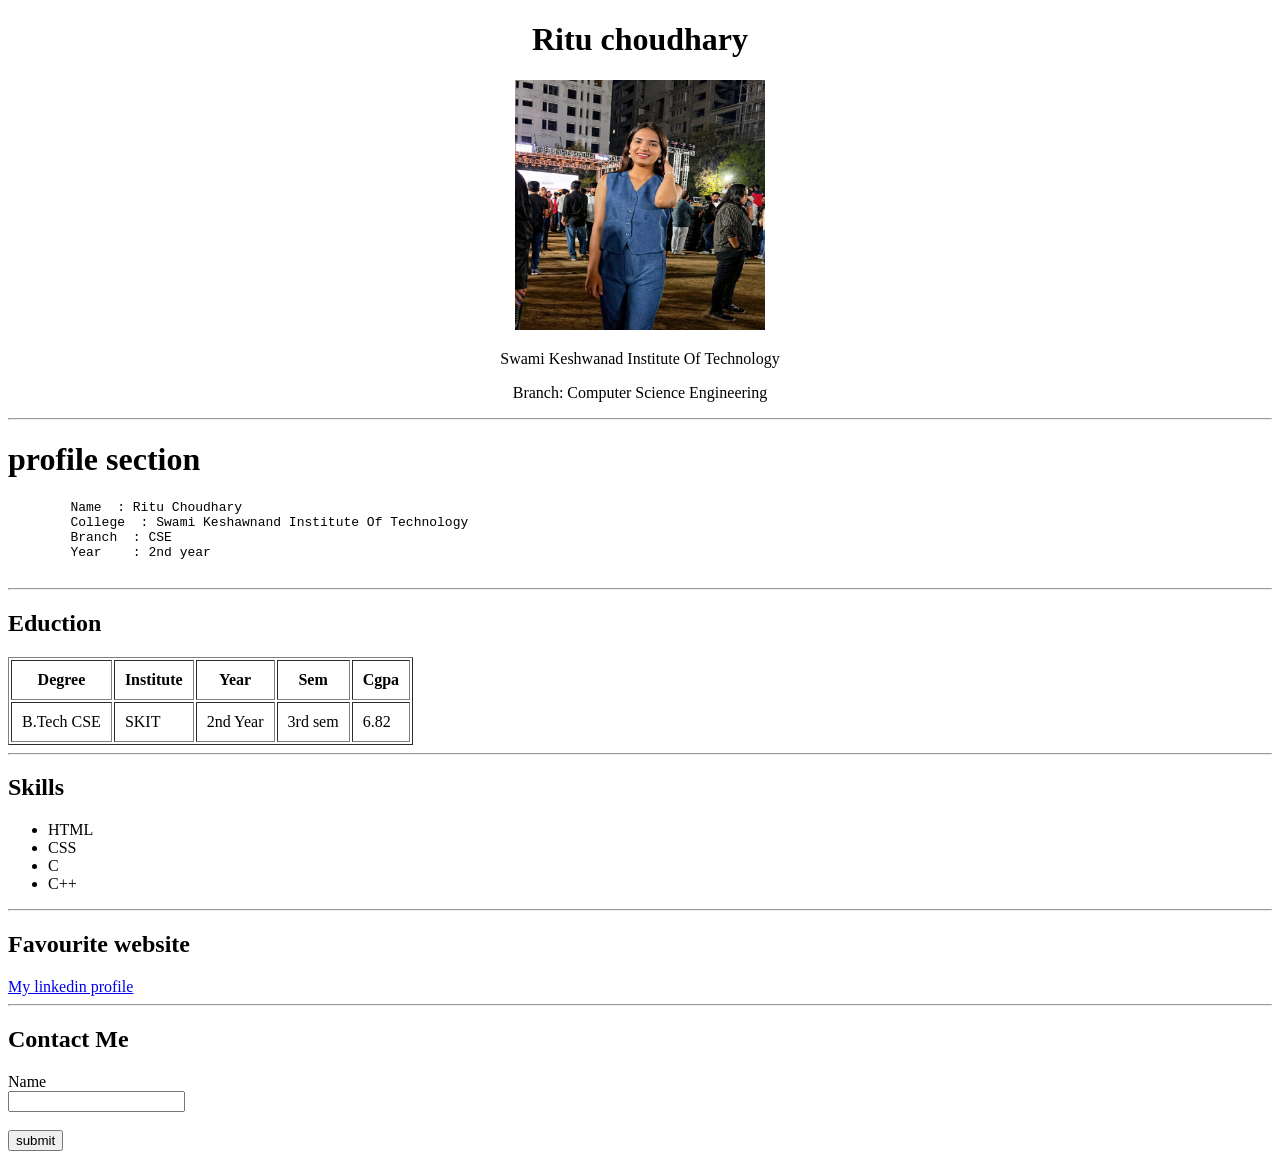
<file: 25ESKCS287/Day 1/index.html>
<!DOCTYPE html>
<html lang="en">
<head>
    <meta charset="UTF-8">
    <meta name="viewport" content="width=device-width, initial-scale=1.0">
    <title> Ritu portfolio</title>
</head>
<body>
    <center>
       <h1>Ritu choudhary</h1>
       <img src="ritu pic.jpeg" height="250" width="250">
       <p>Swami Keshwanad Institute Of Technology</p>
       <p>
        Branch: Computer Science Engineering
       </p>
    </center>
    <hr>
    <h1>profile section</h1>
    <pre>
        Name  : Ritu Choudhary
        College  : Swami Keshawnand Institute Of Technology
        Branch  : CSE
        Year    : 2nd year
    </pre>
    <hr>
    <h2>Eduction</h2>
    <table border="1" cellpadding="10">
        <tr>
            <th>Degree</th>
            <th>Institute</th>
            <th>Year</th>
            <th>Sem</th>
            <th>Cgpa</th>
        </tr>
        <tr>
            <td>B.Tech CSE</td>
            <td>SKIT</td>
            <td>2nd Year</td>
            <td>3rd sem</td>
            <td>6.82</td>
        </tr>
    </table>
    <hr>
    <h2>Skills</h2>
    <ul>
        <li>HTML</li>
        <li>CSS</li>
        <li>C</li>
        <li>C++</li>
    </ul>
    <hr>
    <h2>Favourite website</h2>
    <a href="https://www.linkedin.com/in/ritu-choudhary-23a69a407?utm_source=share_via&utm_content=profile&utm_medium=member_android">
        My linkedin profile
    </a>
    <hr>
    <h2>Contact Me</h2>
    <label for="name">Name</lable>
        <br>
               <input type="text" id="name" name="email"><br><br>
        <input type="submit" value="submit">
</body>
</html>
</file>
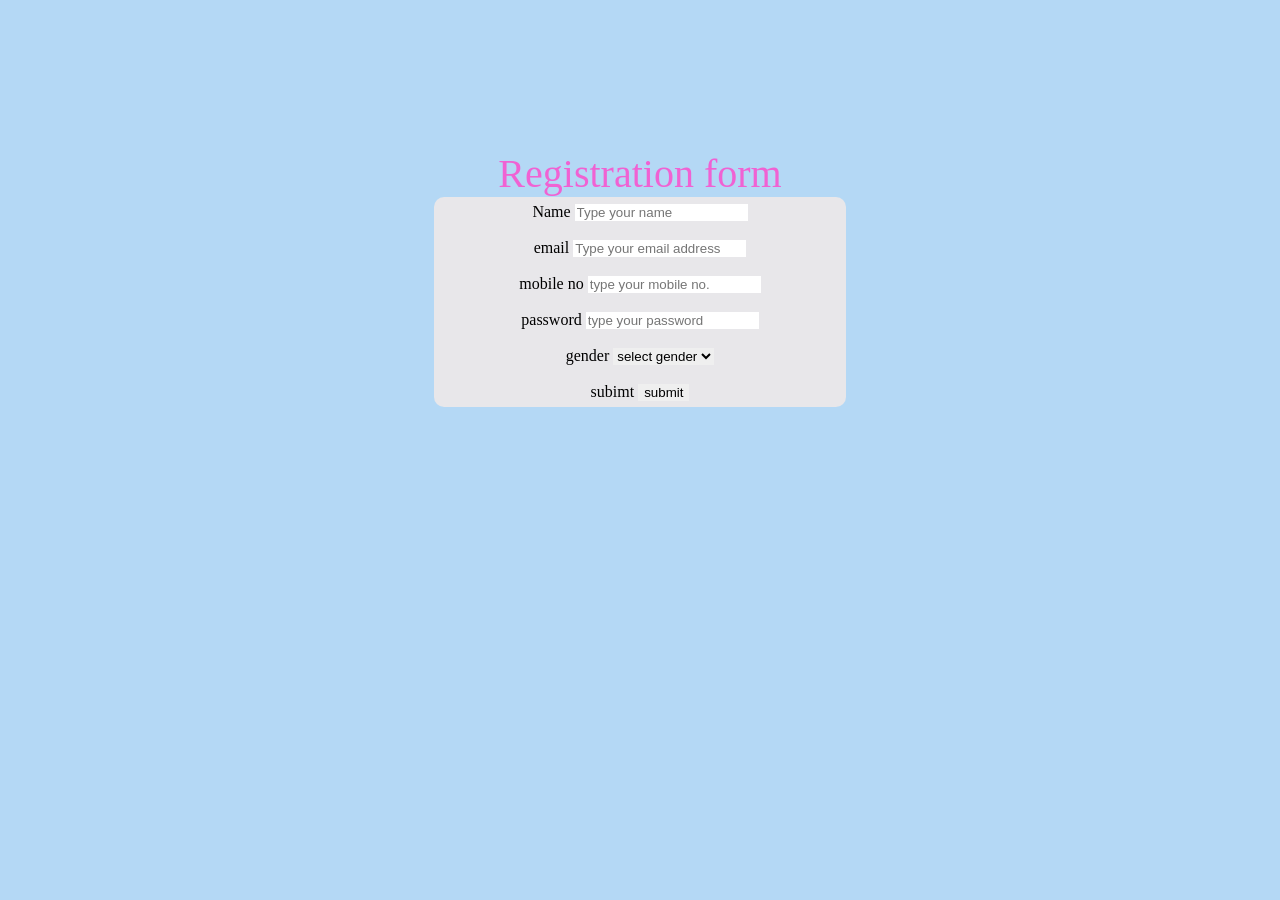
<file: 25ESKCS287/Day 2/index.html>
<!DOCTYPE html>
<html lang="en">
<head>
    <meta charset="UTF-8">
    <meta name="viewport"
     content="width= , initial-scale=1.0">
    <title>ritu choudhary</title>
    <link href="style.css" rel="stylesheet">
</head>
    <body>
    <center>
        <h1>Registration form</h1>

   <div id="form">
        <form>
            <lable for="name">Name</lable>
            <input type="name"placeholder="Type your name">
            <br><br>
            <label for="email">email</label>
            <input type="name" placeholder="Type your email address">
            <br><br>
            <label for="Mobile no.">mobile no</label>
            <input type="mobile no."placeholder="type your mobile no.">
            <br><br>
            <label for="password">password</label>
            <input type="password"placeholder="type your password">
            <br><br>
            <lable for="gender">gender</lable>
            <select id="gender" name="gender">
                <option value="">select gender</option>
                 <option value="male">male</option>
                 <option value="female">female</option>
            </select>
            <br><br>
            <buttom type="subimt">subimt</buttom>
            <button type="button">submit</button>

            
        </form>
         </center>
    </div>
    
    
</body>
</html>
</file>
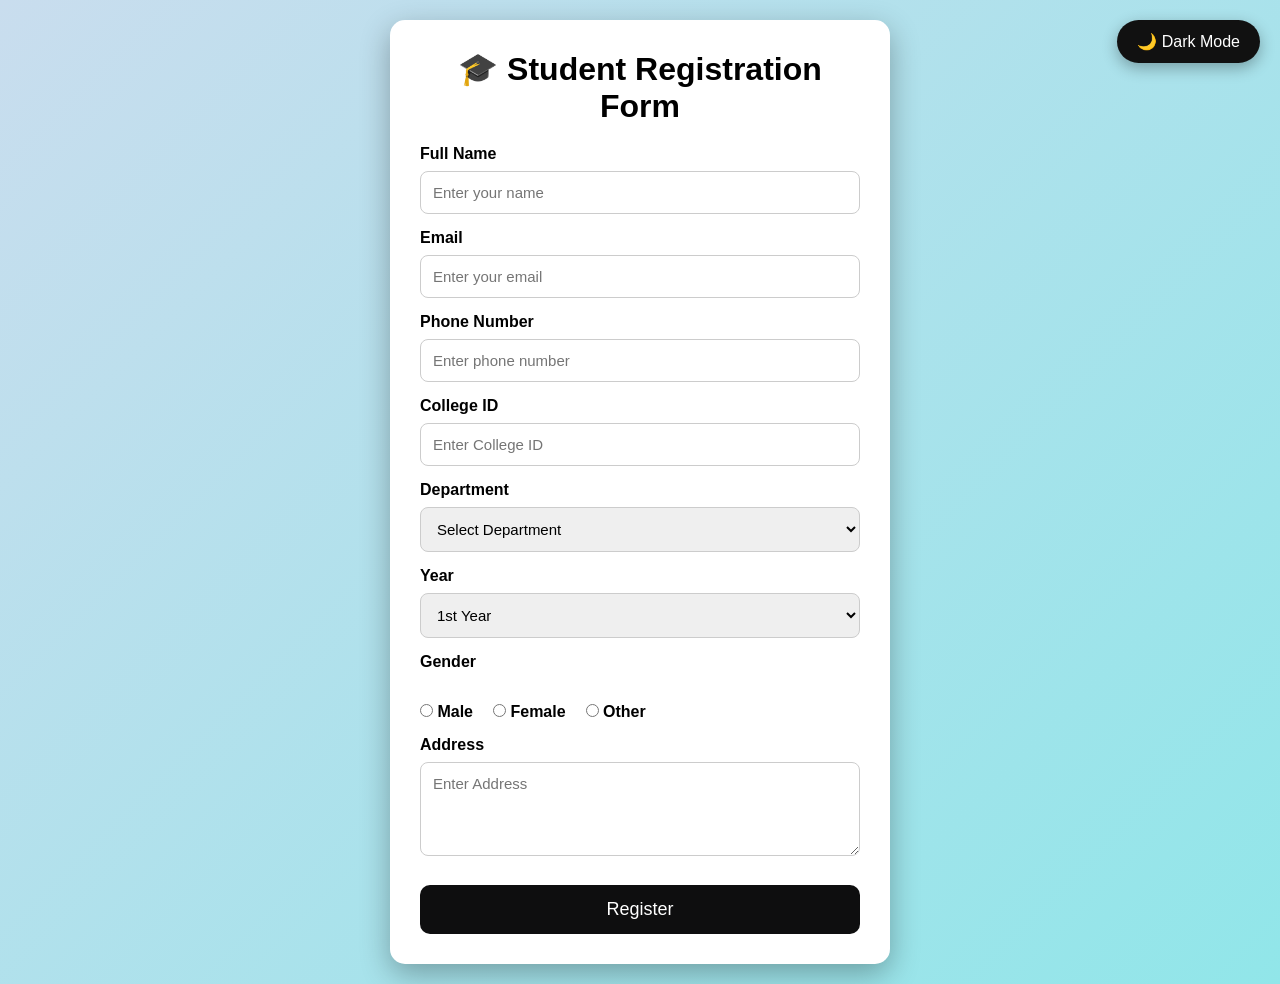
<file: 25ESKCS287/Day 4/index.html>
<!DOCTYPE html>
<html lang="en">
<head>
    <meta charset="UTF-8">
    <meta name="viewport" content="width=device-width, initial-scale=1.0">

    <title>Student Registration Form</title>

    <link rel="stylesheet" href="style.css">
</head>
<body>

<!-- Dark Light Button -->
<button id="themeBtn">🌙 Dark Mode</button>

<div class="container">

    <h1>🎓 Student Registration Form</h1>

    <form id="registrationForm">

        <label>Full Name</label>
        <input type="text" placeholder="Enter your name" required>

        <label>Email</label>
        <input type="email" placeholder="Enter your email" required>

        <label>Phone Number</label>
        <input type="tel" placeholder="Enter phone number" required>

        <label>College ID</label>
        <input type="text" placeholder="Enter College ID" required>

        <label>Department</label>

        <select required>
            <option value="">Select Department</option>
            <option>CSE</option>
            <option>IT</option>
            <option>ECE</option>
            <option>Civil</option>
            <option>Mechanical</option>
        </select>

        <label>Year</label>

        <select required>
            <option>1st Year</option>
            <option>2nd Year</option>
            <option>3rd Year</option>
            <option>4th Year</option>
        </select>

        <label>Gender</label>

        <div class="gender">

            <label><input type="radio" name="gender"> Male</label>

            <label><input type="radio" name="gender"> Female</label>

            <label><input type="radio" name="gender"> Other</label>

        </div>

        <label>Address</label>

        <textarea rows="4" placeholder="Enter Address"></textarea>

        <button type="submit" class="register">
            Register
        </button>

    </form>

</div>

<script src="script.js"></script>

</body>
</html>
</file>
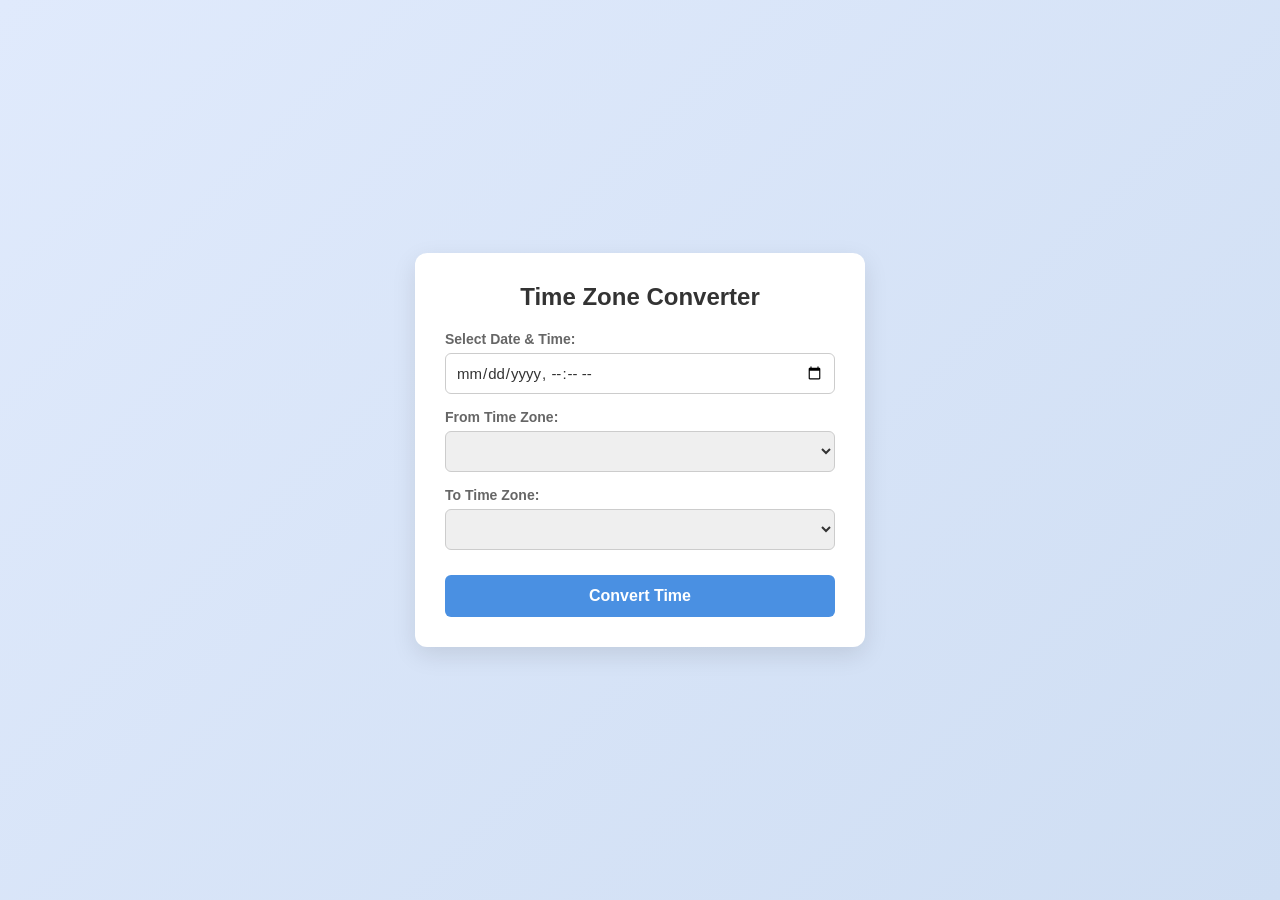
<file: 25ESKCS287/Time Zone converter/index.html>
<!DOCTYPE html>
<html lang="en">
<head>
    <meta charset="UTF-8">
    <meta name="viewport" content="width=device-width, initial-scale=1.0">
    <title>Time Zone Converter</title>
    <link rel="stylesheet" href="style.css">
</head>
<body>
    <div class="converter-container">
        <h2>Time Zone Converter</h2>
        
        <div class="input-group">
            <label for="input-time">Select Date & Time:</label>
            <input type="datetime-local" id="input-time">
        </div>

        <div class="input-group">
            <label for="from-zone">From Time Zone:</label>
            <select id="from-zone">
                </select>
        </div>

        <div class="input-group">
            <label for="to-zone">To Time Zone:</label>
            <select id="to-zone">
                </select>
        </div>

        <button id="convert-btn">Convert Time</button>

        <div class="result-card" id="result-card" style="display: none;">
            <h3>Converted Time:</h3>
            <p id="converted-time"></p>
        </div>
    </div>

    <script src="script.js"></script>
</body>
</html>
</file>
<file: 25ESKCS287/Day 2/style.css>
*{
    margin:0;
    border:0;
}
body{
    background-color: rgb(180, 216, 245);
}
h1{
    color: rgb(240, 98, 211);
    font-size: 40px;
    font-family: fantasy;
    font-weight: 100;
    margin-top: 150px;
}
#form{
background-color: rgb(232, 231, 234);
padding: 6px;
border: 100px;
border-radius: 10px;
width:400px;
}
</file>
<file: 25ESKCS287/Day 4/style.css>
*{
margin:0;
padding:0;
box-sizing:border-box;
font-family:Arial,sans-serif;
}

body{

background:linear-gradient(135deg,#c9ddee,#91e6e9);

display:flex;

justify-content:center;

align-items:center;

min-height:100vh;

padding:20px;

transition:.4s;

}

/* Toggle Button */

#themeBtn{

position:fixed;

top:20px;

right:20px;

padding:12px 20px;

border:none;

border-radius:30px;

background:#111;

color:white;

font-size:16px;

cursor:pointer;

box-shadow:0 5px 15px rgba(0,0,0,.3);

}

.container{

width:500px;

background:white;

padding:30px;

border-radius:15px;

box-shadow:0 10px 30px rgba(0,0,0,.3);

}

h1{

text-align:center;

margin-bottom:20px;

}

label{

display:block;

margin-top:15px;

font-weight:bold;

}

input,
select,
textarea{

width:100%;

padding:12px;

margin-top:8px;

border-radius:8px;

border:1px solid #ccc;

font-size:15px;

}

.gender{

display:flex;

gap:20px;

margin-top:10px;

}

.gender input{

width:auto;

}

.register{

width:100%;

margin-top:25px;

padding:14px;

background:#0e0e0f;

color:white;

border:none;

border-radius:10px;

font-size:18px;

cursor:pointer;

}

.register:hover{

background:#e0e2e6;

}

/* DARK MODE */

.dark{

background:#121212;

}

.dark .container{

background:#222;

color:white;

}

.dark input,

.dark select,

.dark textarea{

background:#333;

color:white;

border:1px solid #555;

}

.dark #themeBtn{

background:gold;

color:black;

}
</file>
<file: 25ESKCS287/Time Zone converter/style.css>
* {
    box-sizing: border-box;
    margin: 0;
    padding: 0;
    font-family: 'Segoe UI', Tahoma, Geneva, Verdana, sans-serif;
}

body {
    background: linear-gradient(135deg, #e0eafc, #cfdef3);
    display: flex;
    justify-content: center;
    align-items: center;
    min-height: 100vh;
}

.converter-container {
    background-color: #ffffff;
    padding: 30px;
    border-radius: 12px;
    box-shadow: 0 8px 24px rgba(0, 0, 0, 0.1);
    width: 100%;
    max-width: 450px;
}

h2 {
    color: #333;
    margin-bottom: 20px;
    text-align: center;
}

.input-group {
    margin-bottom: 15px;
}

label {
    display: block;
    margin-bottom: 6px;
    color: #666;
    font-size: 14px;
    font-weight: 600;
}

input[type="datetime-local"], select {
    width: 100%;
    padding: 10px;
    border: 1px solid #ccc;
    border-radius: 6px;
    font-size: 15px;
    color: #333;
    outline: none;
    transition: border-color 0.2s;
}

input[type="datetime-local"]:focus, select:focus {
    border-color: #4a90e2;
}

button {
    width: 100%;
    padding: 12px;
    background-color: #4a90e2;
    color: white;
    border: none;
    border-radius: 6px;
    font-size: 16px;
    font-weight: bold;
    cursor: pointer;
    transition: background-color 0.2s;
    margin-top: 10px;
}

button:hover {
    background-color: #357abd;
}

.result-card {
    margin-top: 25px;
    padding: 15px;
    background-color: #f4f7f6;
    border-left: 5px solid #4a90e2;
    border-radius: 4px;
    animation: fadeIn 0.3s ease-in-out;
}

.result-card h3 {
    font-size: 14px;
    color: #777;
    margin-bottom: 5px;
}

#converted-time {
    font-size: 18px;
    color: #222;
    font-weight: bold;
}

@keyframes fadeIn {
    from { opacity: 0; transform: translateY(5px); }
    to { opacity: 1; transform: translateY(0); }
}
</file>
